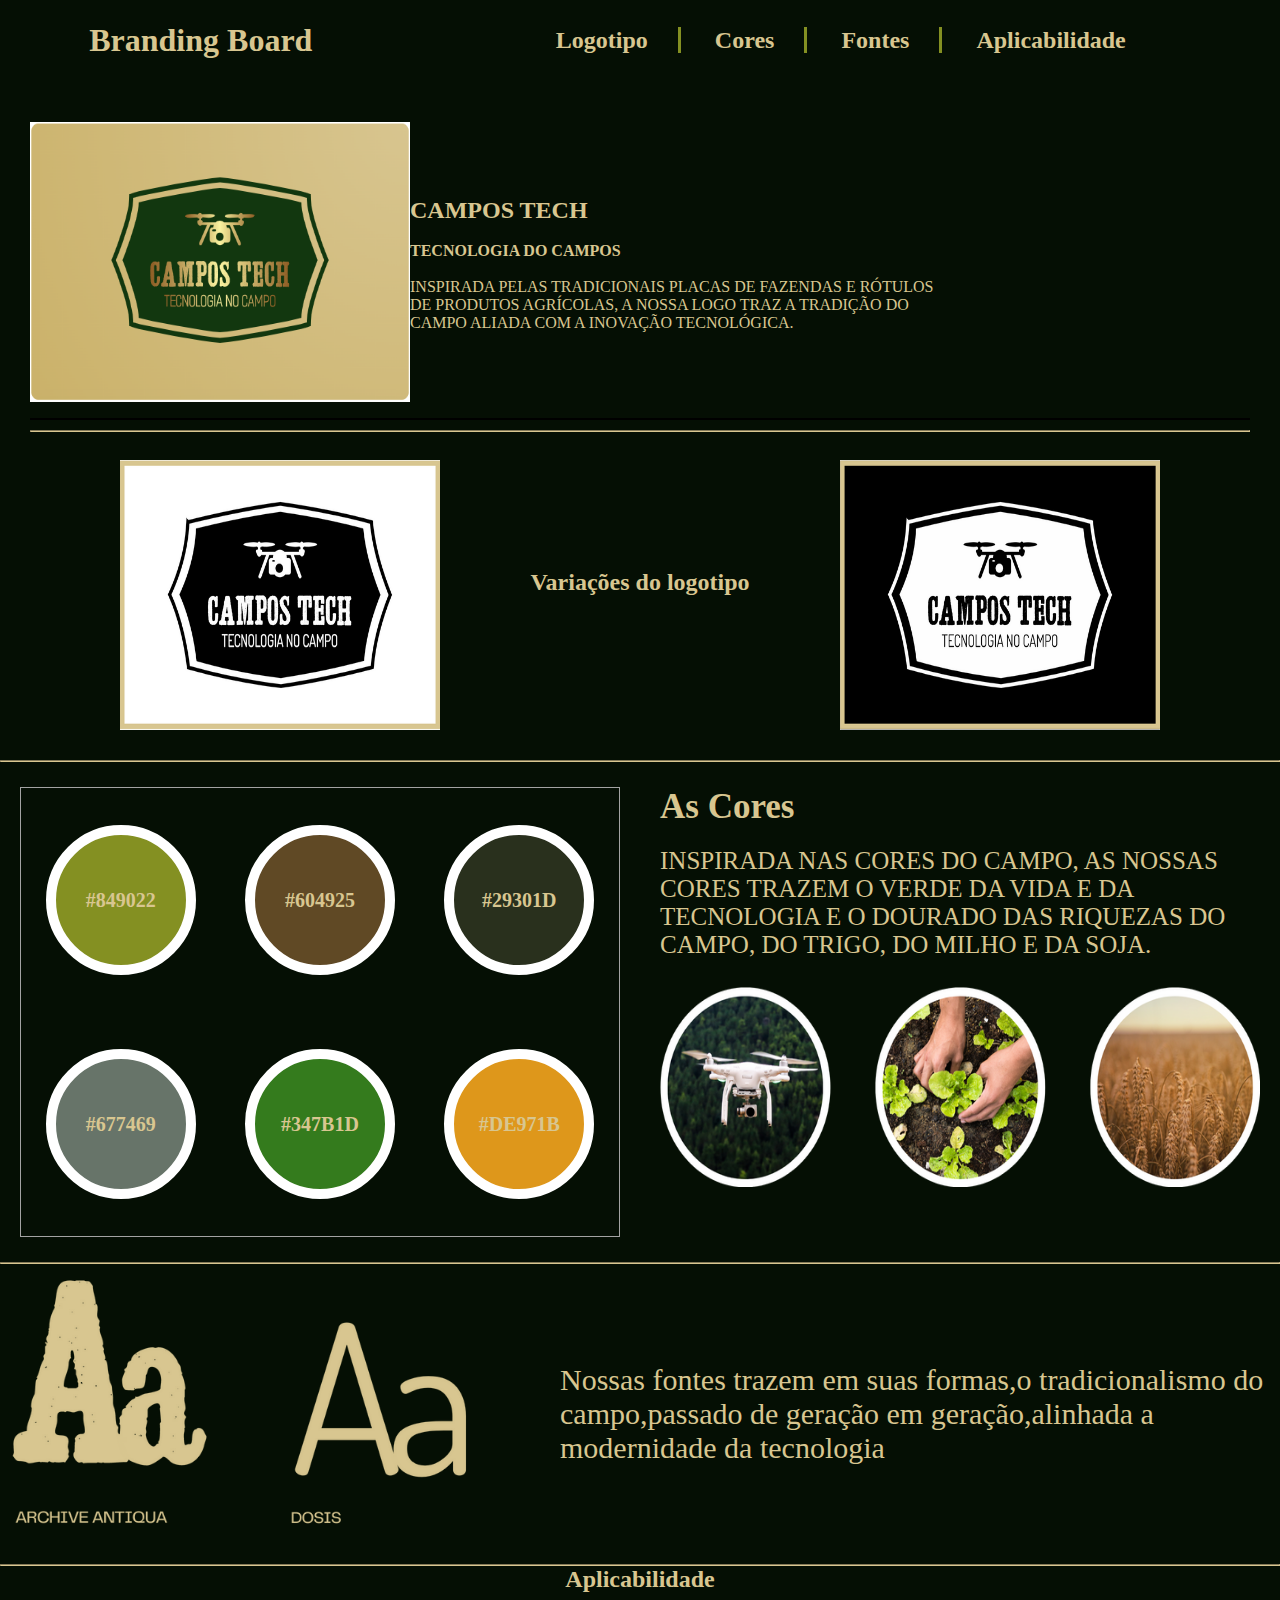
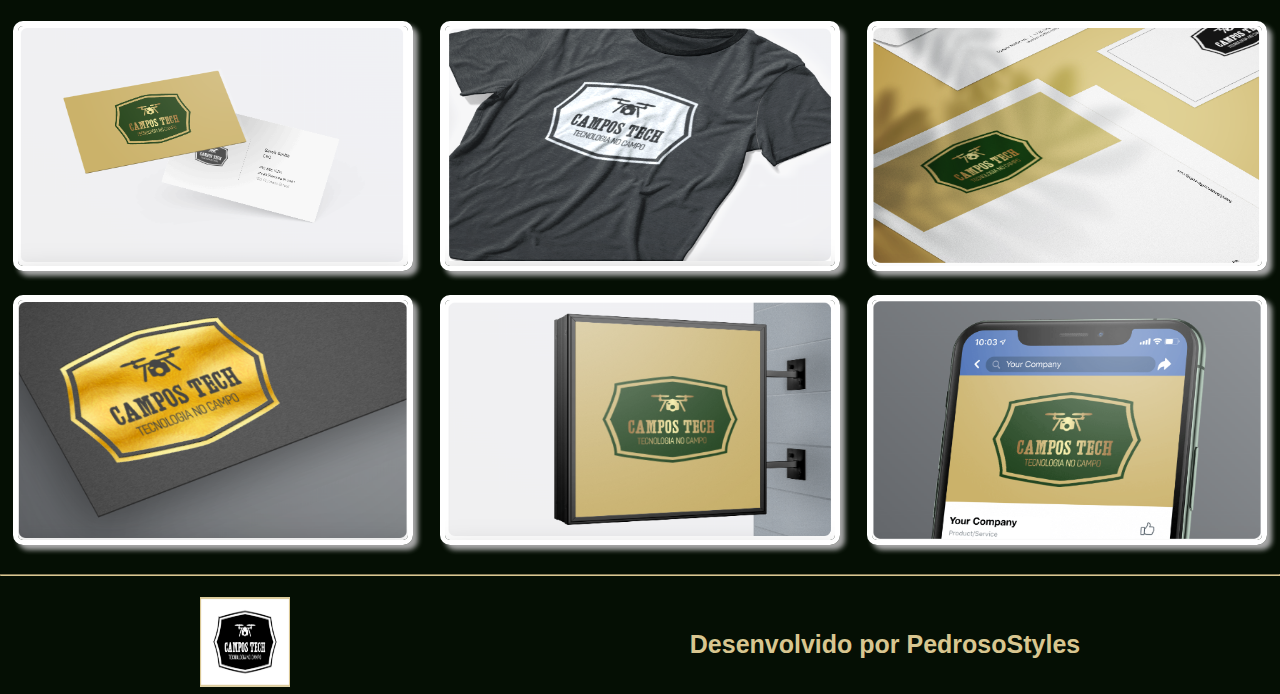
<file: portifolio PWFE/Projeto1 - Branding Board/index.html>
<!DOCTYPE html>
<html lang="pt-br">
<head>
    <meta charset="UTF-8">
    <meta name="viewport" content="width=device-width, initial-scale=1.0">
    <title>Brading Board</title>
    <link rel="stylesheet" href="style.css">
</head>
<body>
    <header>
        <h1>Branding Board</h1>
        <nav>
            <ul>
                <li><a href="#logotipo" style="border-right: 3px solid #849022">Logotipo</a></li>
                <li><a href="#cores"  style="border-right: 3px solid #849022;">Cores</a></li>
                <li><a href="#fontes" style="border-right: 3px solid #849022;">Fontes</a></li>
                <li><a href="#aplicabilidade">Aplicabilidade</a></li>
            </ul>
        </nav>
    </header>
    <section id="logotipo">
        <div id="logo_linha1">
            <figure>
                <img src="imagens/logo1.png">
            </figure>
            <article>
                <h2>CAMPOS TECH</h2> <br>
                <h4>TECNOLOGIA DO CAMPOS</h4> <br>
                <p>INSPIRADA PELAS TRADICIONAIS PLACAS DE FAZENDAS E RÓTULOS <br>
                    DE PRODUTOS AGRÍCOLAS, A NOSSA LOGO TRAZ A TRADIÇÃO DO<br>
                    CAMPO ALIADA COM A INOVAÇÃO TECNOLÓGICA.</p>
            </article>
        </div>
        <hr>
        <div id="logo_linha2">
            <figure>
                <img src="imagens/logo2.png">
            </figure>
            <h2>Variações do logotipo</h2>
            <figure>
                <img src="imagens/logo3.png">
            </figure>
        </div>
    </section>
    <hr>
    <section id="cores">
        <div id="circulo_cores">
            <div class="circulo" style="background-color:#849022">#849022</div>
            <div class="circulo" style="background-color:#604925">#604925</div>
            <div class="circulo" style="background-color:#29301D">#29301D</div>
            <div class="circulo" style="background-color:#677469">#677469</div>
            <div class="circulo" style="background-color:#347B1D">#347B1D</div>
            <div class="circulo" style="background-color:#DE971B">#DE971B</div>            
        </div>
        <article>
            <h3>As Cores</h3>
            <p>INSPIRADA NAS CORES DO CAMPO, AS NOSSAS
                CORES TRAZEM O VERDE DA VIDA E DA TECNOLOGIA
                E O DOURADO DAS RIQUEZAS DO CAMPO, DO TRIGO,
                DO MILHO E DA SOJA.</p> <br>
            <figure id="drone">
                <img src="imagens/cores_inspiração.png">
            </figure>
        </article>
    </section>
    <hr>
    <section id="fontes">
        <figure class="fontes_box">
            <img src="imagens/fonte1.png">
        </figure>
        <figure class="fontes_box">
            <img src="imagens/fonte2.png">
        </figure>
        <article>
            <p>Nossas fontes trazem em suas formas,o tradicionalismo do <br>
                campo,passado de geração em geração,alinhada a<br>
                modernidade da tecnologia</p>
        </article>
    </section>
    <hr>
    <section id="aplicabilidade">
        <h2>Aplicabilidade</h2> <br>

        <section id="grid_fotos">
            <figure>
                <img src="imagens/aplicabilidade_Cartão.png">
            </figure>
            <figure>
                <img src="imagens/aplicabilidade_Camiseta.png">
            </figure>
            <figure>
                <img src="imagens/aplicabilidade_Envelope.png">
            </figure>
            <figure>
                <img src="imagens/aplicabilidade_Logo Dourado.png">
            </figure>
            <figure>
                <img src="imagens/aplicabilidade_placa.png">
            </figure>
            <figure>
                <img src="imagens/aplicabilidade_social_media.png">
            </figure>
        </section>
    </section>
    <br>
    <hr>
    <br>
    
    <footer>
        <figure>
            <img src="imagens/logo2.png">
        </figure>
        <h2>Desenvolvido por PedrosoStyles</h2>
    
    </footer>
    
</body>
</html>
</file>
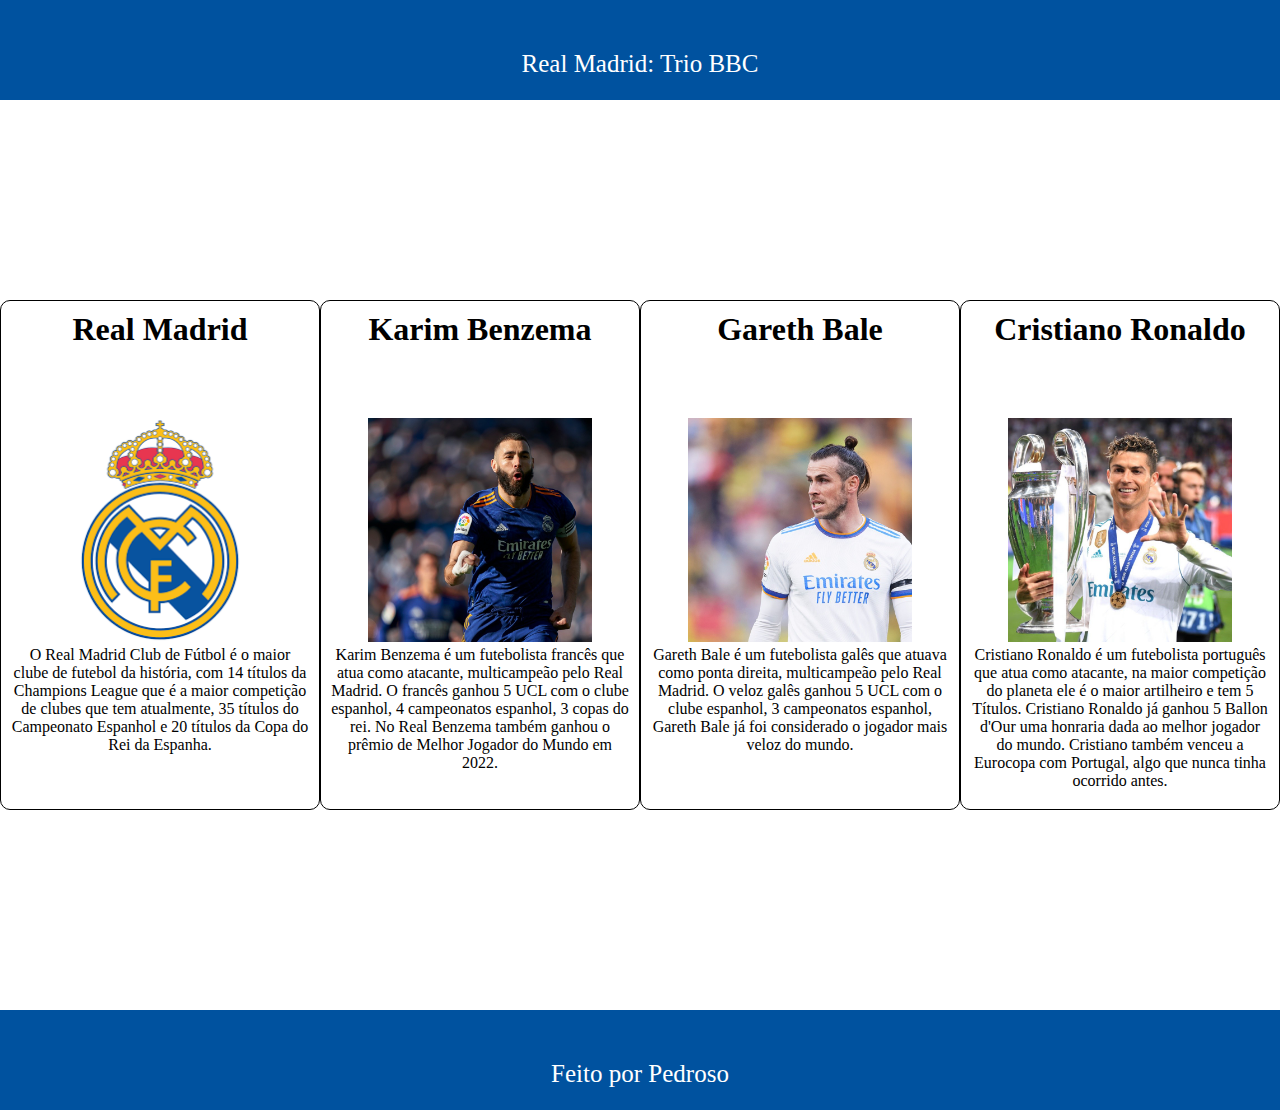
<file: portifolio PWFE/Projeto2 - Colunas Responsivas/index.html>
<!DOCTYPE html>
<html lang="pt-br">
<head>
    <meta charset="UTF-8">
    <meta name="viewport" content="width=device-width, initial-scale=1.0">
    <title>ExAula04</title>
    <link rel="stylesheet" href="estilo.css">
</head>
<body>

    


    <header>
        Real Madrid: Trio BBC 
    </header>
   
    <div class="linha1">
        <div class="box1 ">
            <h1>Real Madrid</h1>
            <img id="img1" src="imagens/real.png" width="75%">
            <p>O Real Madrid Club de Fútbol é o maior clube de futebol da história, com 14 títulos da Champions League que é a maior competição de clubes que tem atualmente, 35 títulos do Campeonato Espanhol e 20 títulos da Copa do Rei da Espanha.</p>
        </div>

        <div class="box1">
            <h1>Karim Benzema </h1>
            <img id="img2" src="imagens/benzema.jpg" width="75%"> 
            <p>Karim Benzema é um futebolista francês que atua como atacante, multicampeão pelo Real Madrid. O francês ganhou 5 UCL com o clube espanhol, 4 campeonatos espanhol, 3 copas do rei. No Real Benzema também ganhou o prêmio de Melhor Jogador do Mundo em 2022.</p>
        </div>

        <div class="box1">
            <h1>Gareth Bale</h1>
            <img id="img3" src="imagens/bale.jpg" width="75%">
            <p>Gareth Bale é um futebolista galês que atuava como ponta direita, multicampeão pelo Real Madrid. O veloz galês ganhou 5 UCL com o clube espanhol, 3 campeonatos espanhol, Gareth Bale já foi considerado o jogador mais veloz do mundo.</p>
        </div>

        <div class="box1">
            <h1>Cristiano Ronaldo</h1>
            <img id="img2" src="imagens/cr7.jpg" width="75%">
            <p>Cristiano Ronaldo é um futebolista português que atua como atacante, na maior competição do planeta ele é o maior artilheiro e tem 5 Títulos. Cristiano Ronaldo já ganhou 5 Ballon d'Our uma honraria dada ao melhor jogador do mundo. Cristiano também venceu a Eurocopa com Portugal, algo que nunca tinha ocorrido antes.</p>
        </div>
    </div>
    

    <footer>
        Feito por Pedroso
    </footer>

        
    
</body>
</html>
</file>
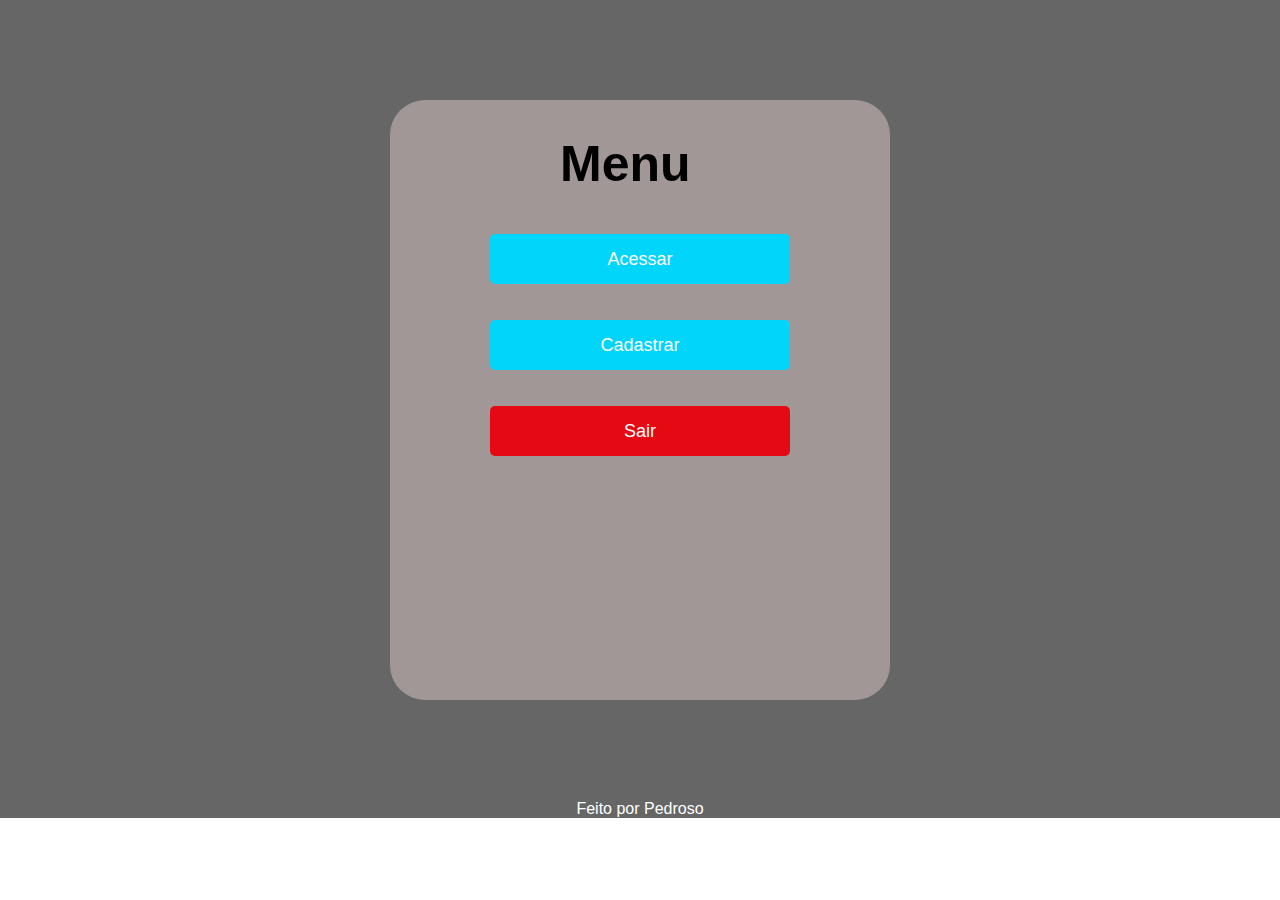
<file: portifolio PWFE/Projeto3 - Sistema RH/index1.html>
<!DOCTYPE html>
<html lang="en">
<head>
    <meta charset="UTF-8">
    <meta name="viewport" content="width=device-width, initial-scale=1.0">
    <title>Document</title>
    <link rel="stylesheet" href="estilo.css">
</head>
<body>
    <header>
        <figure>
           
        </figure>
    </header>
    <main>
        <section> 
            <form action="index1.html">
                <h1>Menu</h1>
                <input type="submit" value="Acessar" placeholder="E-mail ou número de telefone">
            </form>
            <form action="index4.html">
                <input type="submit" value="Cadastrar" placeholder="Senha">
            </form>
            <form action="index2.html">
                <input id="sair" type="submit" value="Sair">
            </form>
               
           
        </section>
    </main>
    <footer>
       Feito por Pedroso 
    </footer>
</body>
</html>
</file>
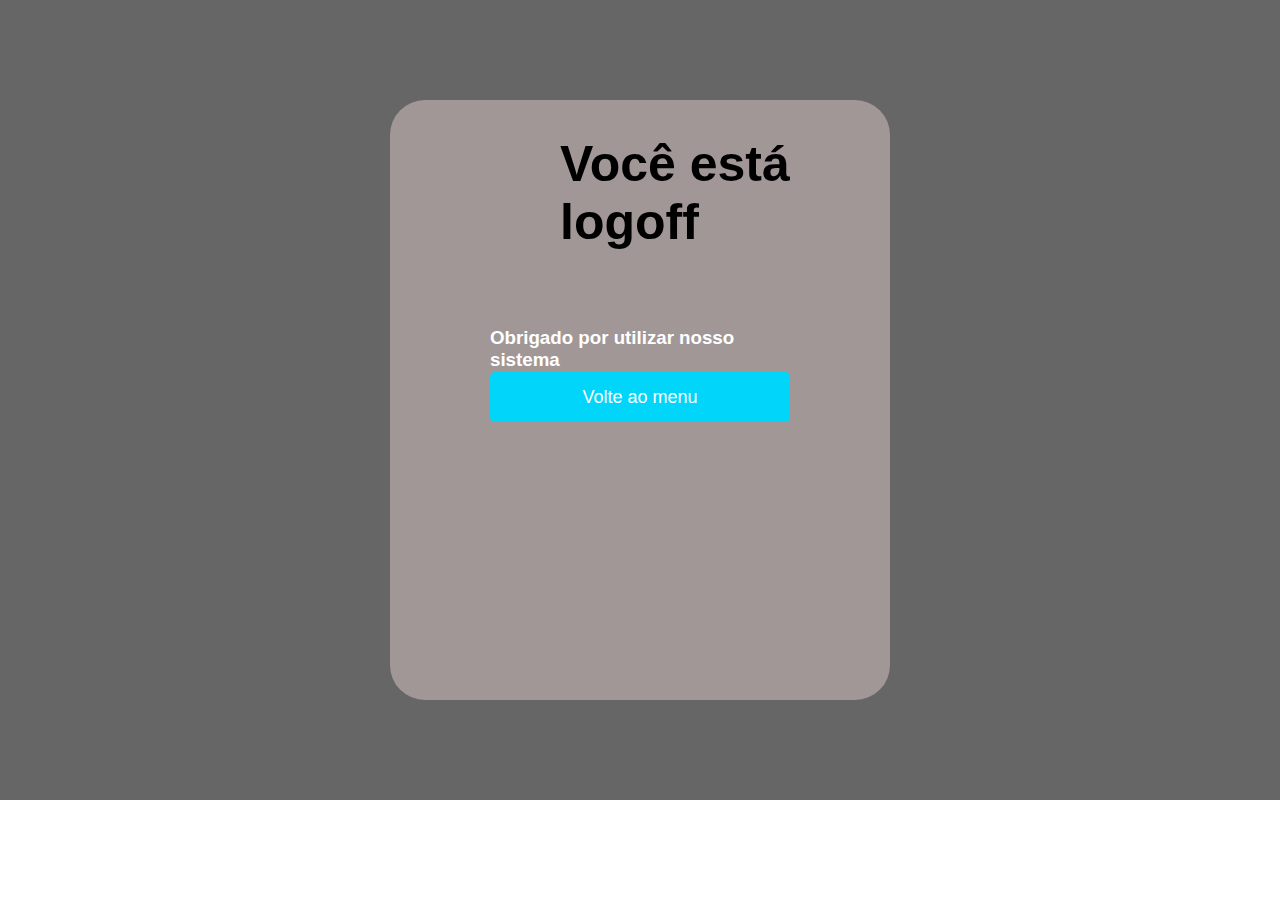
<file: portifolio PWFE/Projeto3 - Sistema RH/index2.html>
<!DOCTYPE html>
<html lang="en">
<head>
    <meta charset="UTF-8">
    <meta name="viewport" content="width=device-width, initial-scale=1.0">
    <title>Document</title>
    <link rel="stylesheet" href="estilo.css">
</head>
<body>
    <header>
        <figure>
           
        </figure>
    </header>
    <main>
        <section>
            <form action="index1.html">
                <h1>Você está logoff</h1><br><br>
                <h3>Obrigado por utilizar nosso sistema</h3>
                <input id="volte ao menu" type="submit" value="Volte ao menu">
               
            </form>
        </section>
    </main>
    <footer>
       
    </footer>
</body>
</html>
   
</body>
</html>
</file>
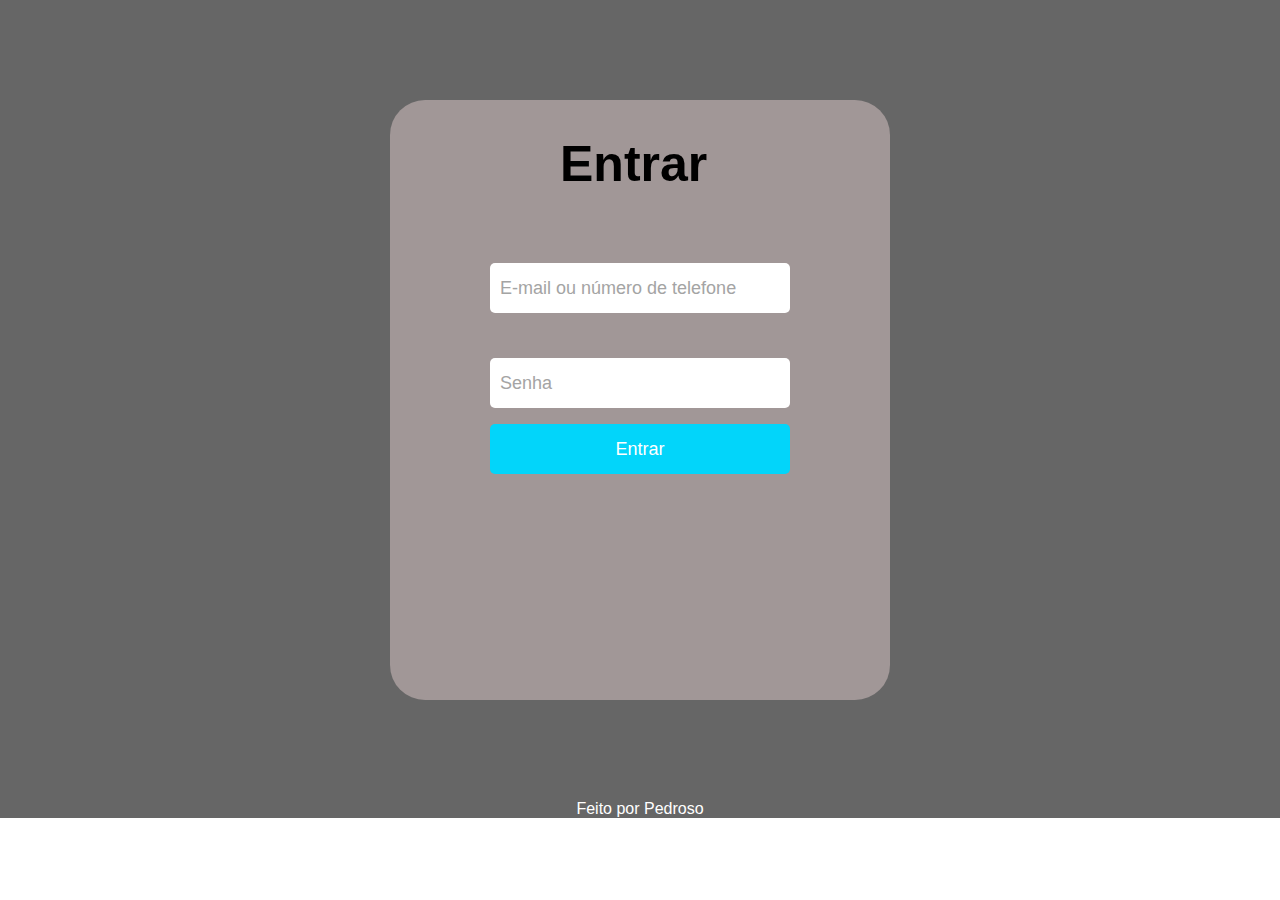
<file: portifolio PWFE/Projeto3 - Sistema RH/index3.html>
<!DOCTYPE html>
<html lang="en">
<head>
    <meta charset="UTF-8">
    <meta name="viewport" content="width=device-width, initial-scale=1.0">
    <title>Document</title>
    <link rel="stylesheet" href="estilo.css">
</head>
<body>
    <header>
        <figure>
           
        </figure>
    </header>
    <main>
        <section>
            <form>
                <h1>Entrar</h1>
                <input type="text" name="user" placeholder="E-mail ou número de telefone ">
                <br>
                <input type="password" name="senha" placeholder="Senha">
                <br>
                <input type="submit" value="Entrar">
               
            </form>
           
        </section>
    </main>
    <footer>
        
        Feito por Pedroso 
        
    </footer>
   
</body>
</html>
</file>
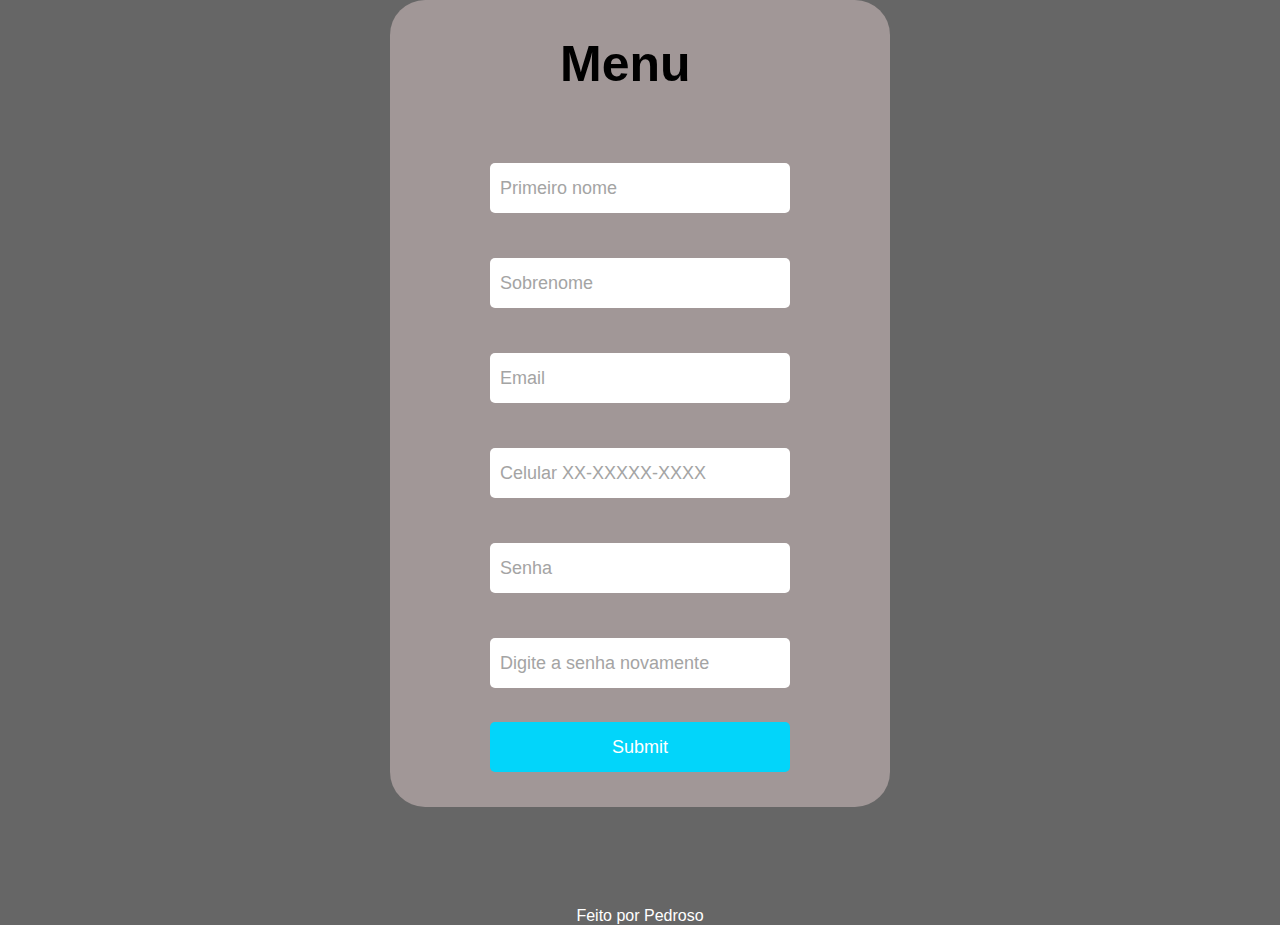
<file: portifolio PWFE/Projeto3 - Sistema RH/index4.html>
<!DOCTYPE html>
<html lang="en">
<head>
    <meta charset="UTF-8">
    <meta name="viewport" content="width=device-width, initial-scale=1.0">
    <title>Document</title>
    <link rel="stylesheet" href="estilo.css">
</head>
<body>
    <main>
        <section>
            <form id="menu">
                <h1>Menu</h1>
       
                <input type="text" name="campotexto" placeholder="Primeiro nome">

                <input type="text" name="campotexto" placeholder="Sobrenome">

                <input type="email" name="campotexto" placeholder="Email">

                <input type="tel" name="campotexto" placeholder="Celular XX-XXXXX-XXXX">

                <input type="password" name="camposenha" placeholder="Senha">

                <input type="password" name="camposenha" placeholder="Digite a senha novamente">

                <br> 
                <br>
                <input type="submit" name="Enviar" >
        
            </form>
        </section>
    </main>
    <footer>
        Feito por Pedroso 
    </footer>
</body>
</html>
</file>
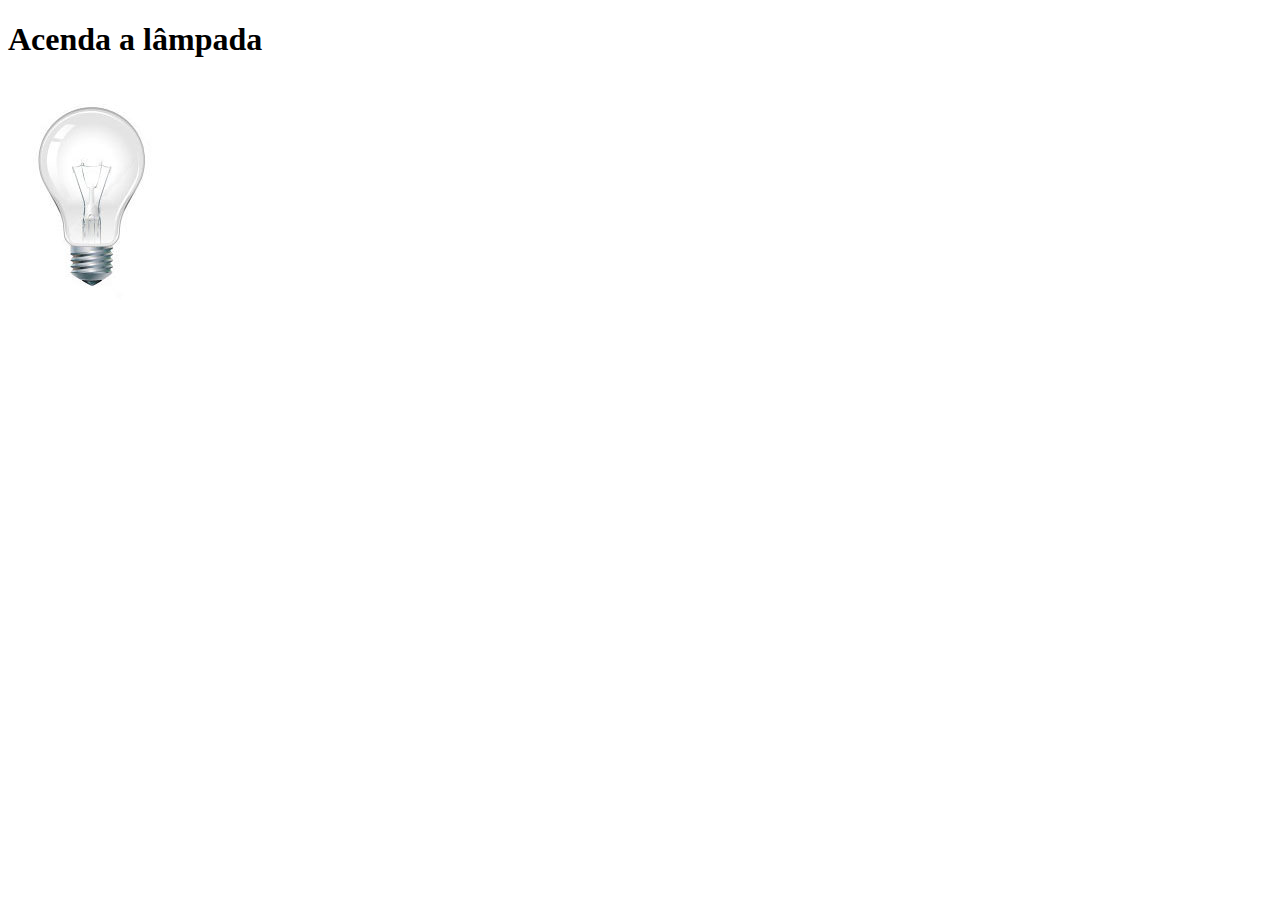
<file: portifolio PWFE/Projeto4 - Exercícios de JavaScript/lampada2.html>
<!DOCTYPE html>
<html lang="en">
<head>
    <meta charset="UTF-8">
    <meta name="viewport" content="width=device-width, initial-scale=1.0">
    <title>Document</title>
</head>
<body>
    <h1>Acenda a lâmpada</h1>
    <img src="lampada-apagada.jpg" id="lampada" onmousemove="mudaLampada(1)" onmouseout="mudaLampada(2)" onclick="mudaLampada(3)">
    <script>
        var quebrada=false
        function mudaLampada(tipo){
            if(tipo==1 && quebrada==false){
                document.getElementById("lampada").src="lampada-acesa.jpg"
            }else if(tipo==2 && quebrada==false){
                document.getElementById("lampada").src="lampada-apagada.jpg"
            }else{
                document.getElementById("lampada").src="lampada-quebrada.jpg"
                quebrada=true
            }
        }
    </script>
</body>
</html>
</file>
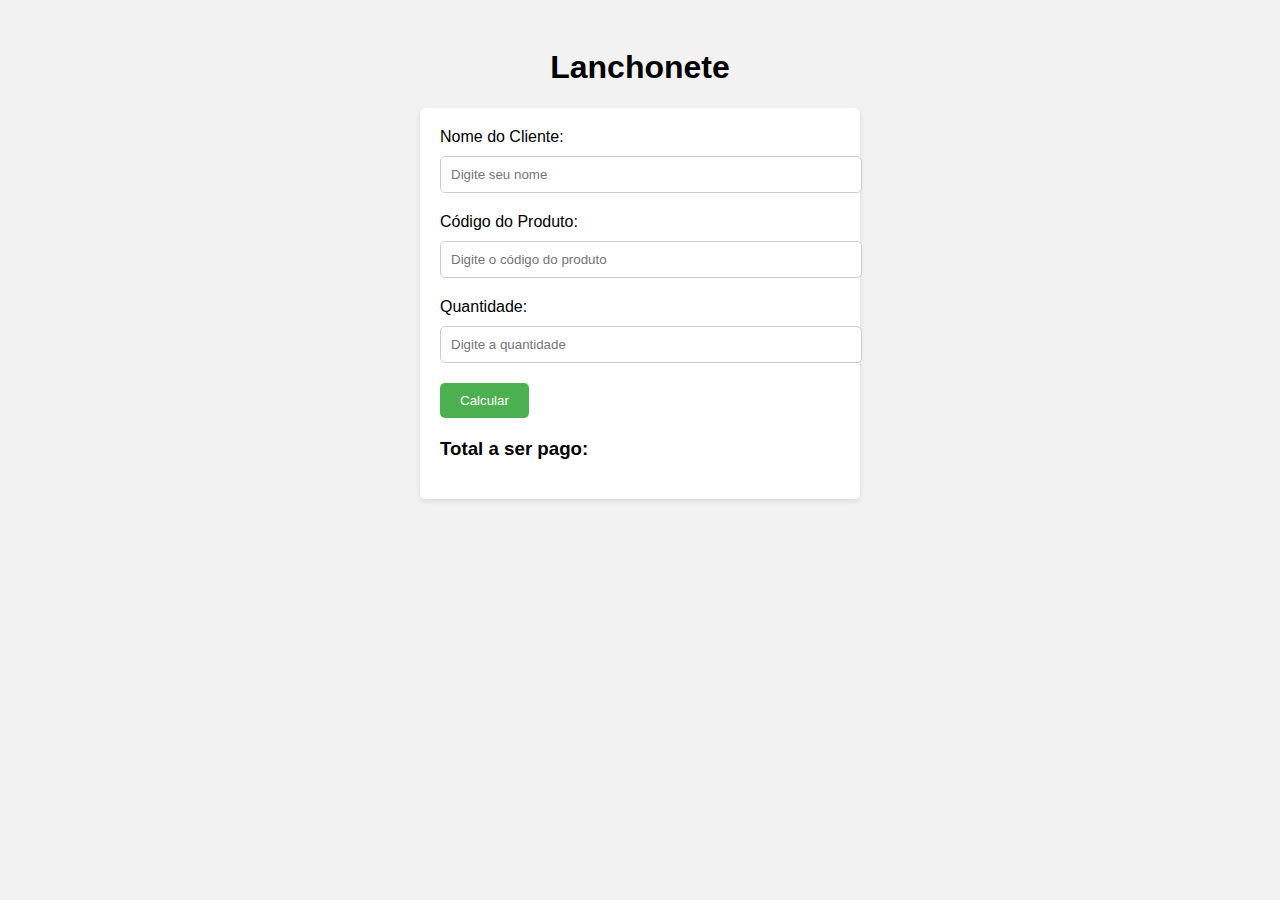
<file: portifolio PWFE/Projeto5 - Trabalho em Duplas/ex1_resolvido.html>
<!DOCTYPE html>
<html>
<head>
 
</head>
<body>
    <style>body {
        font-family: Arial, sans-serif;
        background-color: #f2f2f2;
        padding: 20px;
      }
     
      h1 {
        text-align: center;
      }
     
      .form {
        background-color: #fff;
        padding: 20px;
        border-radius: 5px;
        box-shadow: 0 2px 5px rgba(0, 0, 0, 0.1);
        max-width: 400px;
        margin: 0 auto;
      }
     
      label {
        display: block;
        margin-bottom: 10px;
      }
     
      input {
        width: 100%;
        padding: 10px;
        border: 1px solid #ccc;
        border-radius: 5px;
        margin-bottom: 20px;
      }
     
      button {
        background-color: #4CAF50;
        color: white;
        padding: 10px 20px;
        border: none;
        border-radius: 5px;
        cursor: pointer;
      }
     
      h3 {
        margin-top: 20px;
      }
     
      p {
        font-size: 18px;
      }</style>
  <h1>Lanchonete</h1>

  <div class="form">
    <label for="name">Nome do Cliente:</label>
    <input type="text" id="name" placeholder="Digite seu nome">

    <label for="product">Código do Produto:</label>
    <input type="text" id="product" placeholder="Digite o código do produto">

    <label for="quantity">Quantidade:</label>
    <input type="number" id="quantity" placeholder="Digite a quantidade">

    <button onclick="calculateTotal()">Calcular</button>

    <h3>Total a ser pago:</h3>
    <p id="total"></p>
  </div>

  <script>function calculateTotal() {
    var name = document.getElementById("name").value;
    var product = document.getElementById("product").value;
    var quantity = document.getElementById("quantity").value;
 
    var price = 0;
 
    // Lógica para calcular o preço com base no código do produto
    switch (product) {
      case "1":
        price = 5.99;
        break;
      case "2":
        price = 3.99;
        break;
      case "3":
        price = 2.99;
        break;
      // Adicione mais cases para outros produtos, se necessário
    }
 
    var total = price * quantity;
 
    document.getElementById("total").innerHTML = "Cliente: " + name + "<br>Total a ser pago: R$ " + total.toFixed(2);
  }</script>
</body>
</html>
</file>
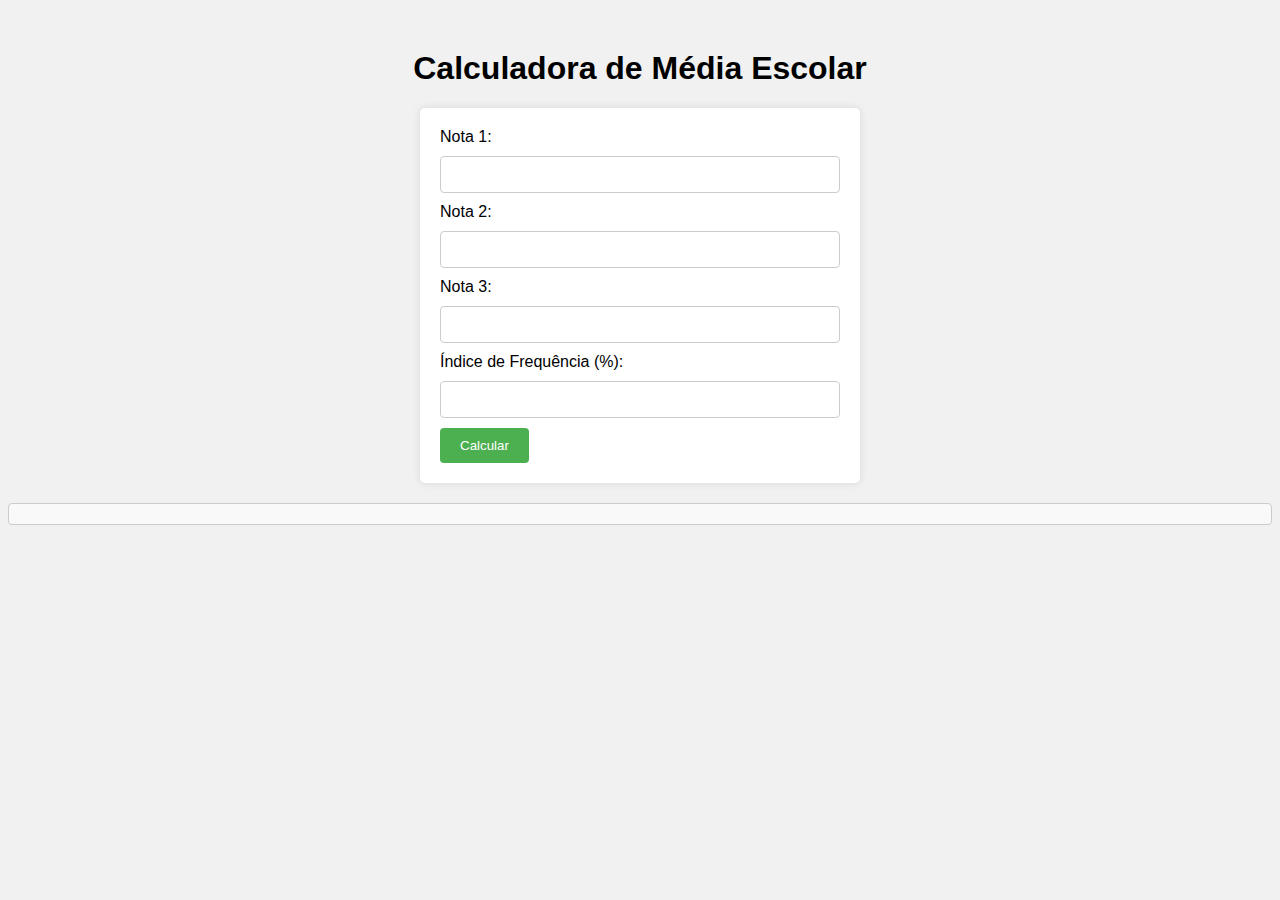
<file: portifolio PWFE/Projeto5 - Trabalho em Duplas/ex2_resolvido.html>
<!DOCTYPE html>
<html>
<head>
    <title>Calculadora de Média Escolar</title>
    <style>
        body {
            font-family: Arial, sans-serif;
            background-color: #f1f1f1;
        }

        h1 {
            text-align: center;
            margin-top: 50px;
        }

        form {
            max-width: 400px;
            margin: 0 auto;
            background-color: #fff;
            padding: 20px;
            border-radius: 5px;
            box-shadow: 0 0 10px rgba(0, 0, 0, 0.1);
        }

        label {
            display: block;
            margin-bottom: 10px;
        }

        input[type="number"] {
            width: 100%;
            padding: 10px;
            border: 1px solid #ccc;
            border-radius: 4px;
            box-sizing: border-box;
            margin-bottom: 10px;
        }

        input[type="submit"] {
            background-color: #4caf50;
            color: #fff;
            padding: 10px 20px;
            border: none;
            border-radius: 4px;
            cursor: pointer;
        }

        .resultado {
            margin-top: 20px;
            padding: 10px;
            background-color: #f9f9f9;
            border: 1px solid #ccc;
            border-radius: 4px;
        }
    </style>
</head>
<body>
    <h1>Calculadora de Média Escolar</h1>
    <form id="formCalculadora">
        <label for="nota1">Nota 1:</label>
        <input type="number" id="nota1" min="0" max="10" step="0.1" required>

        <label for="nota2">Nota 2:</label>
        <input type="number" id="nota2" min="0" max="10" step="0.1" required>

        <label for="nota3">Nota 3:</label>
        <input type="number" id="nota3" min="0" max="10" step="0.1" required>

        <label for="frequencia">Índice de Frequência (%):</label>
        <input type="number" id="frequencia" min="0" max="100" required>

        <input type="submit" value="Calcular">
    </form>

    <div id="resultado" class="resultado"></div>

    <script>
        document.getElementById("formCalculadora").addEventListener("submit", function (event) {
            event.preventDefault();

            var nota1 = parseFloat(document.getElementById("nota1").value);
            var nota2 = parseFloat(document.getElementById("nota2").value);
            var nota3 = parseFloat(document.getElementById("nota3").value);
            var frequencia = parseInt(document.getElementById("frequencia").value);

            var media = (nota1 + nota2 + nota3) / 3;
            var resultado = document.getElementById("resultado");

            if (media >= 7 && frequencia >= 75) {
                resultado.innerHTML = "Parabéns! Você está aprovado(a) com média " + media.toFixed(1) + ".";
            } else if (media < 7 || frequencia < 75) {
                resultado.innerHTML = "Infelizmente você está reprovado(a). Média: " + media.toFixed(1) + ", Frequência: " + frequencia + "%.";
            }
        });
    </script>
</body>
</html>
</file>
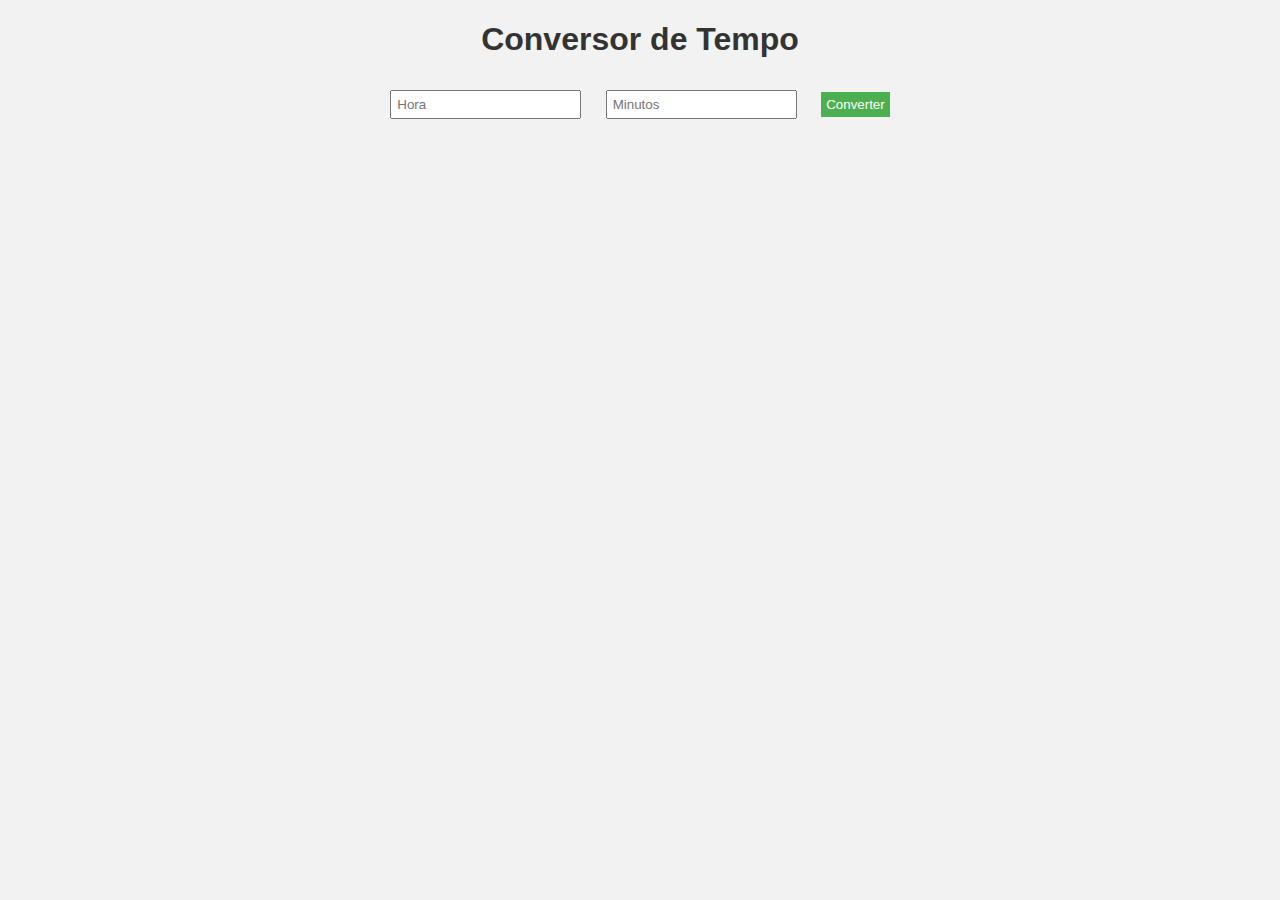
<file: portifolio PWFE/Projeto5 - Trabalho em Duplas/ex3_resolvido.html>
<!DOCTYPE html>
<html>
<head>
 
</head>
<body>
    <style>
        body {
    text-align: center;
    background-color: #f2f2f2;
    font-family: Arial, sans-serif;
  }
 
  h1 {
    color: #333;
  }
 
  input, button {
    margin: 10px;
    padding: 5px;
  }
 
  button {
    background-color: #4CAF50;
    color: white;
    border: none;
    cursor: pointer;
  }
 
  p {
    font-size: 18px;
    font-weight: bold;
  }
    </style>
  <h1>Conversor de Tempo</h1>
  <input type="text" id="hour" placeholder="Hora">
  <input type="text" id="minutes" placeholder="Minutos">
  <button onclick="convertTime()">Converter</button>
  <p id="result"></p>

  <script>
    function convertTime() {
    var hourInput = document.getElementById("hour").value;
    var minutesInput = document.getElementById("minutes").value;
 
    var convertedTime = convertTo12Hour(hourInput, minutesInput);
    document.getElementById("result").innerHTML = convertedTime;
  }
 
  function convertTo12Hour(hour, minutes) {
    var period = "A.M.";
 
    if (hour >= 12) {
      period = "P.M.";
    }
 
    if (hour > 12) {
      hour -= 12;
    }
 
    return hour + ":" + minutes + " " + period;
  }
  </script>
</body>
</html>
</file>
<file: portifolio PWFE/Projeto2 - Colunas Responsivas/estilo.css>
* {
    margin: 0;
    padding: 0;
    box-sizing: border-box;
    text-align: center;
   
}


header {
    background-color: #00529F;
    color: white;
    height: 100px;
    text-align: center;
    padding-top: 50px;
    font-size: 25px;
}

.linha1 {
    padding-top: 200px;
    display: flex;
    width: 100%;  
    padding-bottom: 200px;
}


.box1 {
    width: 25%;
    border: solid 1px black;
    flex-direction: column;
    border-radius: 10px;
    height: 510px;
    box-shadow: 10 10px  #00529F;
    padding: 10px;
   
}



.box1 img {
    padding-top: 70px;
}

.linha2 {
    padding-top: 200px;
    display: flex;
    width: 100%;  
    padding-bottom: 200px;
}


.box2 {
    width: 25%;
    border: solid 1px black;
    flex-direction: column;
    border-radius: 10px;
    height: 510px;
    box-shadow: 10 10px  #00529F;
    padding: 10px;
   
}



.box2 img {
    padding-top: 70px;
}

footer {
    background-color: #00529F;
    height: 100px;
    color: white;
     text-align: center;
    padding-top: 50px;
    font-size: 25px;
    
}
</file>
<file: portifolio PWFE/Projeto3 - Sistema RH/estilo.css>
* {
    margin: 0;
    padding: 0;
    box-sizing: border-box;
    text-decoration: none;
}
body {
    font-family: helvetica;
    color: white;
}
header {
    height: 100px;
    padding-top: 30px;
    background-color: #00000099;
}
main{
    min-height: 700px;
    display: flex;
    justify-content: center;
    background-color: #00000099;
}
main section{
    width: 500px;
    min-height: 450px;
    background-color: #a19797;
    border-radius: 35px;
    margin-bottom: 100px;
}
main section form {
    width: 300px;
    margin: 35px auto;
}
main section form input{
    height: 50px;
    width: 300px;
    border-radius: 5px;
    border: none;
    margin: 30px 0 15px 0;
    background-color: white;
    color: black;
    padding: 10px;
    font-size: 18px;
}
main section form h1{
    color: black;
    font-size: 50px;
    margin-left: 70px;
    margin-bottom: 40px;
}
main section form input::placeholder{
    color: #a4a4a4;
    font-weight: 400;
}
main section form input[type=submit]{
    background-color: #02d5fa;
    color:#fff;
    font-weight: 16px;
    margin: 1px 0 0px 0;
    cursor: pointer;
}

#sair {
    background-color: #e50914;
}

main section form input[type=checkbox]{
    width: 15px;
    height: 15px;
    margin: 0 5px 0 0;
    padding: 0;
    border: none;
    border-radius: 2px;
    accent-color: #e50914;
}
div{
    width: 300px;
    margin: 75px auto;
    text-align: center;
    color:#b3b3b3;
}
div p{
    margin: 0;
    padding: 0;
}
.texto2{
    margin-top: 30px;
    font-size: 12px;
}
div a {
    text-decoration: none;
    color:#fff
}

footer {
    background-color:#00000099 ;
    justify-content: center;
    display: flex;
}
</file>
<file: portifolio PWFE/Projeto1 - Branding Board/style.css>
/* DOCUMENTO CSS */

/*RESET*/
* {
    margin: 0;
    padding: 0;
    box-sizing: border-box;
}

hr{
    border-color: #d8c690; 
   }
body {
    color: #D8C690;
    background-color: #050F04;
    font-family: 'Segoe UI';
    font-size: 16px;
}
header {
    height: 80px;
    background-color: #050F04;
    display: flex;
    flex-direction: row;
    justify-content: space-around;
    align-items: center;

}
nav {
    width: 700px;
    height: 80px;
    display: flex;
    flex-direction: row;
    justify-content: center;
    align-items: center;
}
nav ul li {
    display: inline;
    list-style: none;
}
nav ul li a {
    padding: 0 30px;
    font-size: 24px;
    text-decoration: none;
    color: #D8C690;
    font-weight: 600;
}
nav ul li a:hover{
    text-decoration: underline;
}
/* 
SEÇÃO LOGOTIPO 
*/
#logotipo {
    height: 680px;
    background-color: #050F04;
    padding: 30px;

}
#logotipo #logo_linha1 {
    height: 310px;
    border-bottom: 2px solid #000;
    margin-bottom: 10px;
    display: flex;
    flex-direction: row;
    justify-content: space-around;
    align-items: center;
}

#logotipo #logo_linha1 img {
    height: 280px;
    width: 380px;
}

#logotipo #logo_linha1 article {
    width: 900px;
}
#logotipo #logo_linha1 article h3 {
   font-size: 22px;
    margin-bottom: 40px;
}
#logotipo #logo_linha1 H1 {
    font-family:'ARCHIVE ANTIQUA';
}
#logotipo #logo_linha2 {
    height: 300px;
    display: flex;
    flex-direction: row;
    justify-content: space-evenly;
    align-items: center;
}

#logotipo #logo_linha2 img {
    width: 320px;
    height: 300px;
    padding-top: 30px;
}
/* 
SEÇÃO CORES
 */
#cores {
    height: 500px;
    background-color: #050F04;
    display: flex;
    flex-direction: row;
    justify-content: space-around;
    align-items:center ;
}
#cores #circulo_cores {
    width: 600px;
    height: 450px;
    border: 1px solid #a3a3a3;
    display: flex;
    flex-direction: row;
    justify-content: space-around;
    align-items: center;
    flex-wrap: wrap;
}
#cores #circulo_cores .circulo {
    width: 150px;
    height: 150px;
    border-radius: 100%;
    border: 10px solid #fff;
    display: flex;
    justify-content: center;
    align-items: center;
    font-size:20px ;
    font-weight: 900;
}
#cores article{
    width: 600px;
    height: 450px;
    font-size: 25px;
}
#cores article h3 {
    margin-bottom: 20px;
    font-size: 35px;
}
#drone img {
    width: 600px;
    height: 200px;
}
/* 
SEÇÃO FONTES 
*/
#fontes {
    height: 300px;
    background-color: #050F04;
    display: flex;
    justify-content: space-around;
    align-items: center;
    font-size: 30px;
}
#fontes .fontes_box {
    width: 260px;
    height: 290px;
    margin: 10px;
    
}
#fontes article {
    width: 800px;
}
#fontes .fontes_box img {
    height: 300px;
    display: flex;
    justify-content: space-around;
    align-items: center;   
    padding-bottom: 40px; 

}
/* 
SEÇÃO APLICABILIDADES
*/
#aplicabilidade {
    text-align: center;
    height: 590px;
}
#aplicabilidade #grid_fotos {
    display: flex;
    flex-direction: row;
    justify-content: space-around;
    align-items: center;
    flex-wrap: wrap;
}

#aplicabilidade #grid_fotos img {
    width:400px;
    height: 250px;
    margin: 10px;
    border: 5px solid #fff;
    border-radius: 10px;
    box-shadow: 5px 5px 5px #a8a8a8;
}

footer {
    height: 100px;
    display: flex;
    flex-direction: row;
    justify-content: center;
    align-items: center;
    background-color: #050F04;
}
footer img {
    width: 90px;
    height: 90px;
}
footer h2 {
    font-size: 25px;
    margin-left: 400px;
    font-family: sans-serif, 'dosis';
}
</file>
